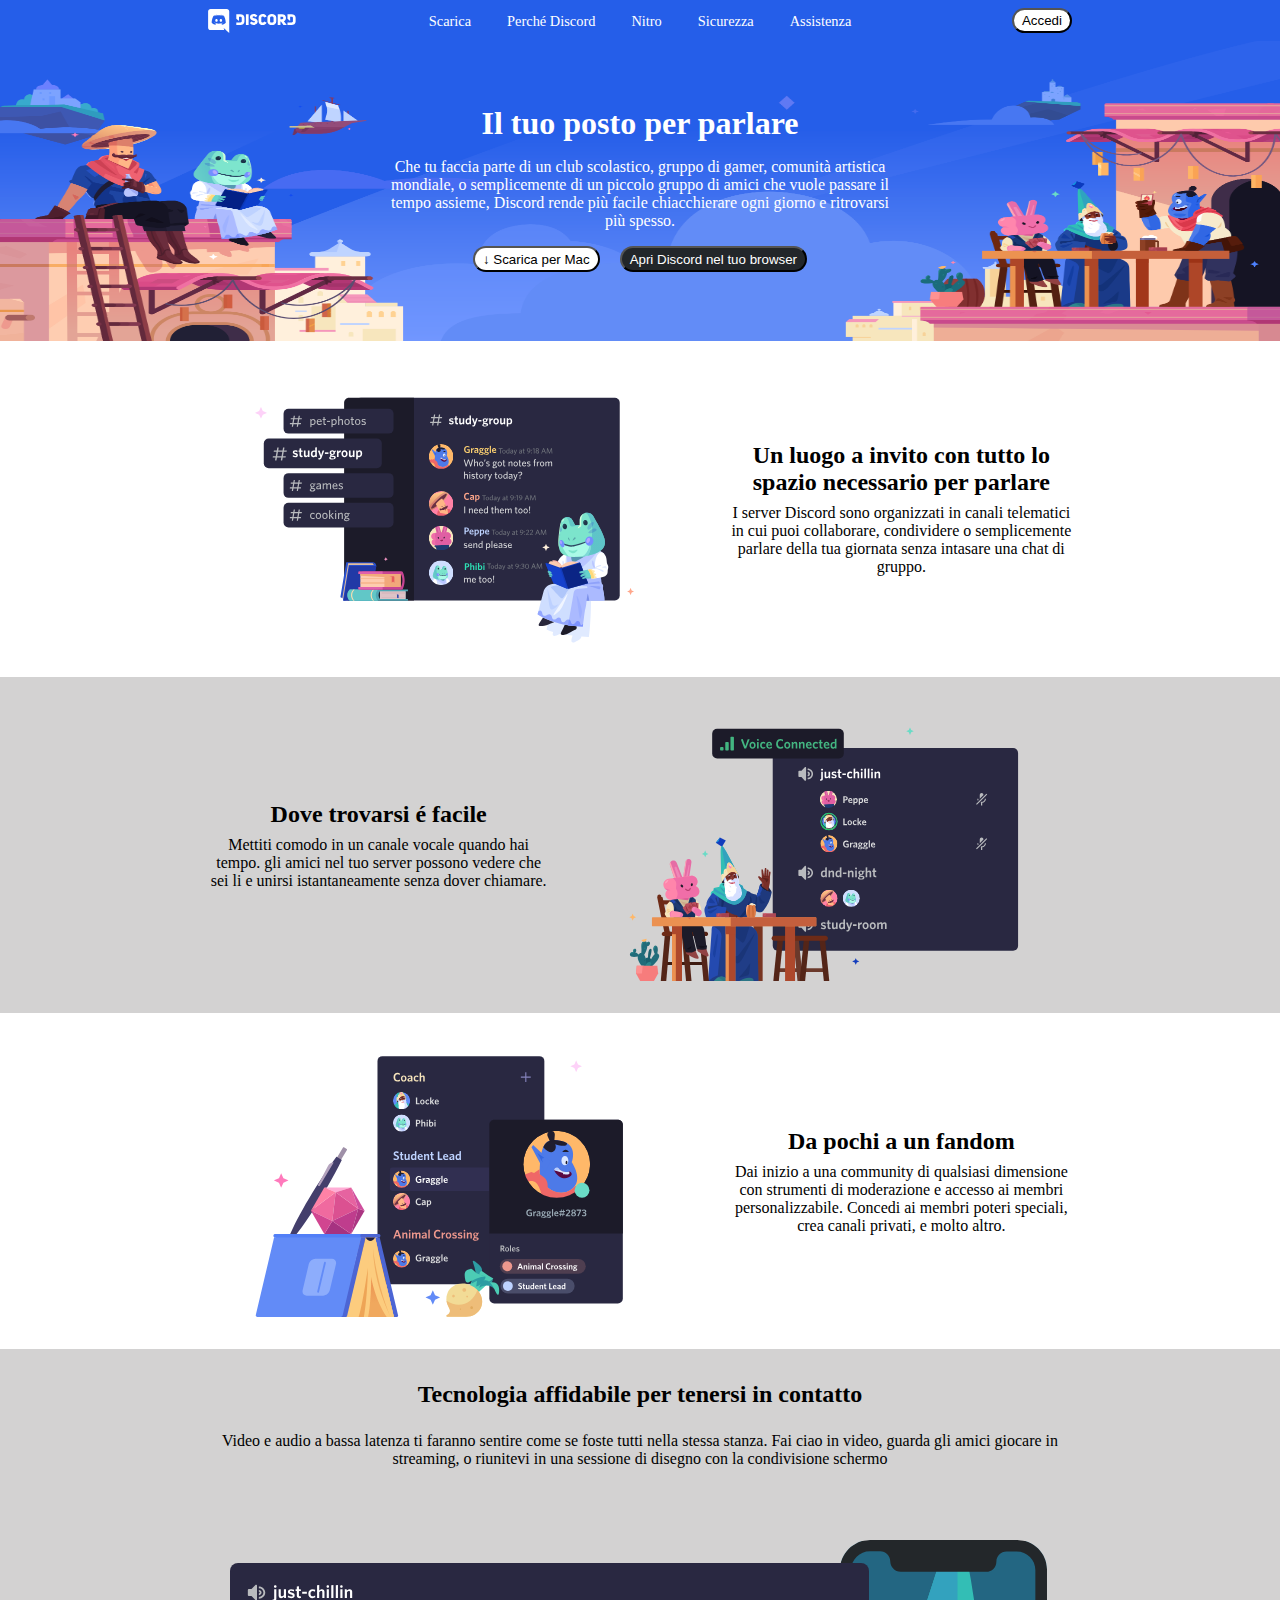
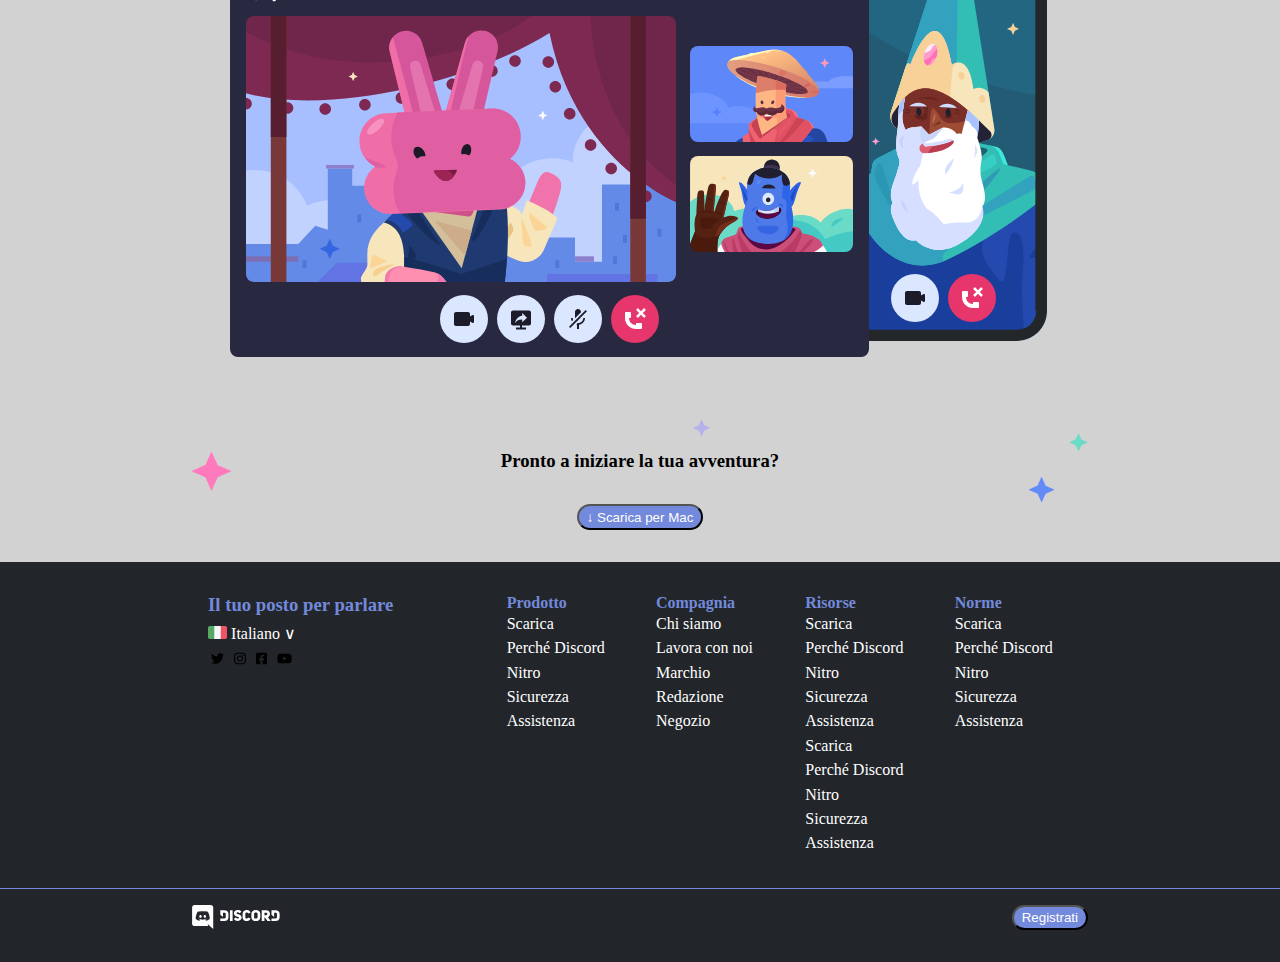
<file: bonus/index.html>
<!DOCTYPE html>
<html lang="en">
<head>
    <meta charset="UTF-8">
    <meta http-equiv="X-UA-Compatible" content="IE=edge">
    <meta name="viewport" content="width=device-width, initial-scale=1.0">
    <title>Struttura Discord</title>
    <link rel="stylesheet" href="./assets/css/style.css">
</head>
<body class="">
    <!-- header -->
    <header>
        <div class="container">
            <div class="row">
                <div class="col-3">
                    <img src="./assets/img/logo.svg" alt="" class="logo">
                </div>

                <div class="col-9">
                    <nav>
                        <a href="#">Scarica</a>
                        <a href="#">Perché Discord</a>
                        <a href="#">Nitro</a>
                        <a href="#">Sicurezza</a>
                        <a href="#">Assistenza</a>
                    </nav>
                </div>

                <div class="col-3">
                    <button>Accedi</button>
                </div>
            </div>
        </div>
    </header>
    <!-- /header -->

    <!-- main -->
    <main>
        <div class="main_start">
            <div class="container">
                <h1>Il tuo posto per parlare</h1>
                <p>Che tu faccia parte di un club scolastico, gruppo di gamer, comunità artistica mondiale, o semplicemente di un piccolo gruppo di amici che vuole passare il tempo assieme, Discord rende più facile chiacchierare ogni giorno e ritrovarsi più spesso.</p>
                <div>
                    <button>&#8595; Scarica per Mac</button>
                    <button>Apri Discord nel tuo browser</button>
                </div>
            </div>
        </div>

        <div class="main_section_1">
            <div class="container">
                <div class="row">
                    <div class="col-7">
                        <img src="./assets/img/item1.svg" alt="">
                    </div>

                    <div class="col-5">
                        <h2>Un luogo a invito con tutto lo spazio necessario per parlare</h2>
                        <p>I server Discord sono organizzati in canali telematici in cui puoi collaborare, condividere o semplicemente parlare della tua giornata senza intasare una chat di gruppo.</p>
                    </div>
                </div>
            </div>
        </div>

        <div class="main_section_2">
            <div class="container">
                <div class="row">
                    <div class="col-5">
                        <h2>Dove trovarsi é facile</h2>
                        <p>Mettiti comodo in un canale vocale quando hai tempo. gli amici nel tuo server possono vedere che sei li e unirsi istantaneamente senza dover chiamare.</p>
                    </div>

                    <div class="col-7">
                        <img src="./assets/img/item2.svg" alt="">
                    </div>
                </div>
            </div>
        </div>

        <div class="main_section_1">
            <div class="container">
                <div class="row">
                    <div class="col-7">
                        <img src="./assets/img/item3.svg" alt="">
                    </div>

                    <div class="col-5">
                        <h2>Da pochi a un fandom</h2>
                        <p>Dai inizio a una community di qualsiasi dimensione con strumenti di moderazione e accesso ai membri personalizzabile. Concedi ai membri poteri speciali, crea canali privati, e molto altro.</p>
                    </div>
                </div>
            </div>
        </div>

        <div class="main_end">
            <div class="container">
                <h2>Tecnologia affidabile per tenersi in contatto</h2>
                <p>Video e audio a bassa latenza ti faranno sentire come se foste tutti nella stessa stanza. Fai ciao in video, guarda gli amici giocare in streaming, o riunitevi in una sessione di disegno con la condivisione schermo</p>
                <img src="./assets/img/item4-big.svg" alt="">
                <h3>Pronto a iniziare la tua avventura?</h3>
                <button>&#8595; Scarica per Mac</button>
            </div>
        </div>
    </main>
    <!-- /main -->

    <!-- footer -->
    <footer>
        <div class="footer_link">
            <div class="container">
                <div class="row">
                    <div class="col-4">
                        <h3>Il tuo posto per parlare</h3>
                        <div class="text_footer">
                            <img src="./assets/img/ita.png" alt="">
                            <span>Italiano &#8744;</span>
                        </div>
                        <div class="social">
                            <img src="./assets/img/twitter.svg" alt="">
                            <img src="./assets/img/instagram.svg" alt="">
                            <img src="./assets/img/facebook.svg" alt="">
                            <img src="./assets/img/youtube.svg" alt="">
                        </div>
                    </div>

                    <div class="col-2">
                        <h4>Prodotto</h4>
                        <a href="#">Scarica</a>
                        <a href="#">Perché Discord</a>
                        <a href="#">Nitro</a>
                        <a href="#">Sicurezza</a>
                        <a href="#">Assistenza</a>
                    </div>

                    <div class="col-2">
                        <h4>Compagnia</h4>
                        <a href="#">Chi siamo</a>
                        <a href="#">Lavora con noi</a>
                        <a href="#">Marchio</a>
                        <a href="#">Redazione</a>
                        <a href="#">Negozio</a>
                    </div>

                    <div class="col-2">
                        <h4>Risorse</h4>
                        <a href="#">Scarica</a>
                        <a href="#">Perché Discord</a>
                        <a href="#">Nitro</a>
                        <a href="#">Sicurezza</a>
                        <a href="#">Assistenza</a>
                        <a href="#">Scarica</a>
                        <a href="#">Perché Discord</a>
                        <a href="#">Nitro</a>
                        <a href="#">Sicurezza</a>
                        <a href="#">Assistenza</a>
                    </div>

                    <div class="col-2">
                        <h4>Norme</h4>
                        <a href="#">Scarica</a>
                        <a href="#">Perché Discord</a>
                        <a href="#">Nitro</a>
                        <a href="#">Sicurezza</a>
                        <a href="#">Assistenza</a>
                    </div>                    
                </div>
            </div>
        </div>

        <div class="footer_end">
            <div class="container">
                <img src="./assets/img/logo.svg" alt="" class="logo">
                <button>Registrati</button>
            </div>
        </div>
    </footer>
    <!-- /footer -->
</body>
</html>
</file>
<file: bonus/assets/css/style.css>
:root{
    --ds-header-background: #255ee9;
    --ds-footer-background: #22262a;
    --ds-main-background-1: #ffffff;
    --ds-main-background-2: #d3d2d2;
    --ds-discord-color: #7389db;

    --ds-header-blocks: #dba420;
    --ds-main-background-start: #01008a;
    --ds-main-content-start: #ef82ef;
    --ds-main-content-image: #1f90fe;
    --ds-main-content-text: #ffc1ca;
    --ds-main-content-end: #238b23;
    --ds-footer-left: #f18081;
    --ds-footer-right: #20b3ab;
    --ds-footer-end: #7efed4;
}

*{
    margin: 0;
    padding: 0;
    box-sizing: border-box;
}

.container{
    width: 70%;
    max-width: 1200px;
    margin: auto;
}

.row{
    display: flex;
}

[class^="col-"]{
    padding: 0 1rem;
}

.col-1{
    width: calc((100% /12) * 1);
}

.col-2{
    width: calc((100% /12) * 2);
}

.col-3{
    width: calc((100% /12) * 3);
}

.col-4{
    width: calc((100% /12) * 4);
}

.col-5{
    width: calc((100% /12) * 5);
}

.col-6{
    width: calc((100% /12) * 6);
}

.col-7{
    width: calc((100% /12) * 7);
}

.col-8{
    width: calc((100% /12) * 8);
}

.col-9{
    width: calc((100% /12) * 9);
}

.col-10{
    width: calc((100% /12) * 10);
}

.col-11{
    width: calc((100% /12) * 11);
}

.col-12{
    width: calc((100% /12) * 12);
}

button{
    border-radius: 1rem;
    padding: 0.2rem 0.5rem;
}

/* header */

header{
    background-color: var(--ds-header-background);
    padding-top: 0.5rem;
    padding-bottom: 0.5rem;
}

header [class^="col-"]{
    height: 80%;
    display: flex;
    align-items: center;
}

header .row{
    align-items: center;
}

header .col-9{
    justify-content: center;
}

header .col-3:last-of-type{
    justify-content: flex-end;
}

.logo{
    height: 1.5rem;
}

header a{
    padding: 1rem;
    color: white;
    text-decoration: none;
    font-size: 0.9rem;
}

header a:hover,
header button:hover{
    text-decoration: underline;
}

header button{
    background-color: white;
}

/* /header */

/* main */

.main_start{
    height: 300px;
    background-image: url("../img/jumbo.png");
    background-size: cover;
    background-repeat: round;
    text-align: center;
}

.main_start .container{
    width: 40%;
    padding: 4rem 0rem;
}

h1,
.main_start p{
    color: white;
}

.main_start p{
    padding: 1rem 0rem;
}

.main_start button{
    margin: 0rem 0.5rem;
}

.main_start button:first-of-type{
    background-color: white;
}

.main_start button:last-of-type{
    background-color: var(--ds-footer-background);
    color: white;
}

.main_section_1{
    background-color: var(--ds-main-background-1);
    padding: 2rem 0rem;
}

.main_section_2{
    background-color: var(--ds-main-background-2);
    padding: 2rem 0rem;
}

.main_section_1 .container,
.main_section_2 .container{
    display: flex;
    align-items: center;
}

.main_section_1 img,
.main_section_2 img{
    height: 17rem;
}

main .col-7,
main .col-5{
    display: flex;
    align-items: center;
    justify-content: center;
    flex-direction: column;
    text-align: center;
}

h2{
    margin-bottom: 0.5rem;
}

.main_end{
    background-color: var(--ds-main-background-2);
    padding: 2rem 0rem;
}

.main_end .container{
    text-align: center;
}

.main_end p{
    padding: 1rem 0rem;
}

.main_end h3{
    background-image: url("../img/stars.svg");
    background-size: cover;
    background-repeat: round;
    padding: 2rem 0rem;
}

.main_end button{
    background-color: var(--ds-discord-color);
    color: white;
}

/* /main */

/* footer */

footer{
    background-color: var(--ds-footer-background);
    color: white;
}

.footer_link{
    padding: 2rem 0rem;
}

footer h3{
    color: var(--ds-discord-color);
}

footer img{
    height: 0.8rem;
}

.text_footer{
    padding: 0.5rem 0rem;
}

.social{
    color: white;
}

.social img{
    margin: 0rem 0.2rem;
}

h4{
    color: var(--ds-discord-color);
}

footer a{
    text-decoration: none;
    color: white;
    display: block;
    padding: 0.2rem 0rem;
}

footer a:hover{
    text-decoration: underline;
}

.footer_end{
    border-top: 1px solid var(--ds-discord-color);
    padding-top: 1rem;
    padding-bottom: 2rem;
}

.footer_end .container{
    display: flex;
    justify-content: space-between;
}

.footer_end button{
    background-color: var(--ds-discord-color);
    color: white;
}

/* /footer */
</file>
